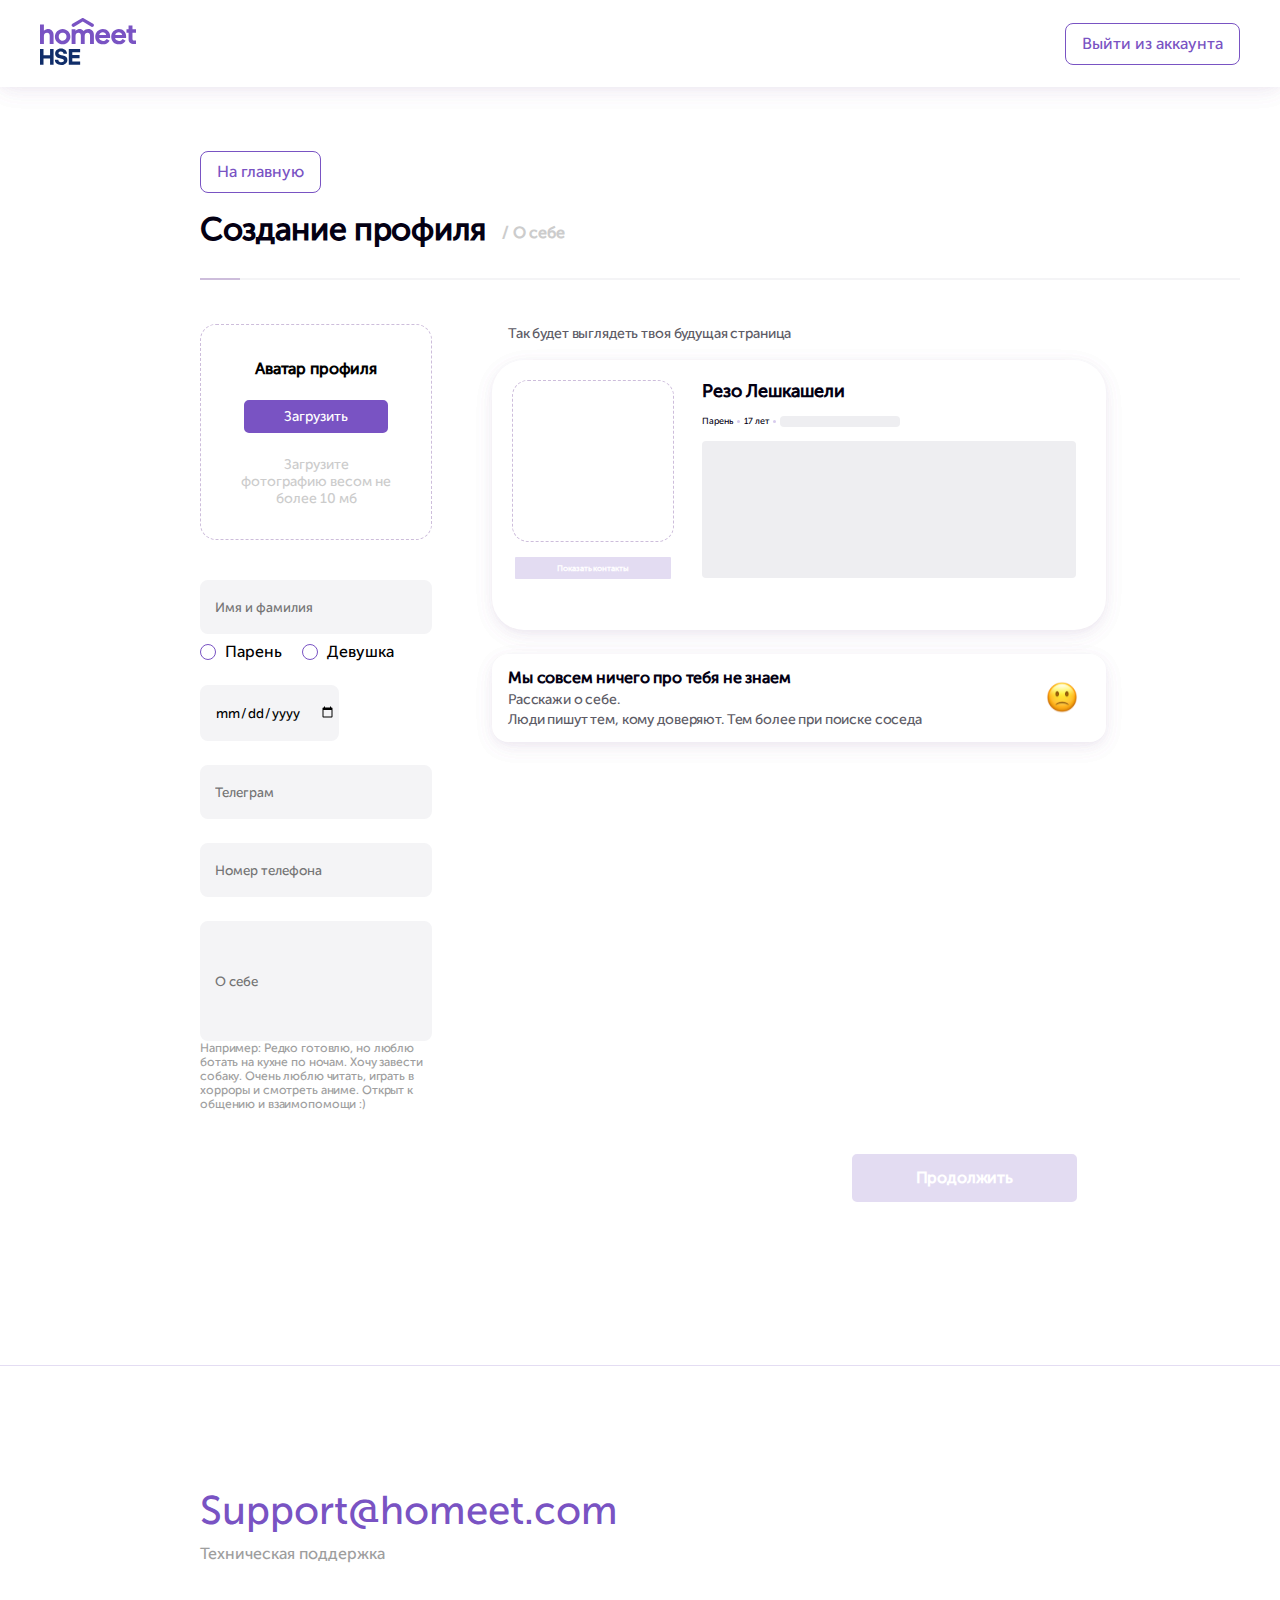
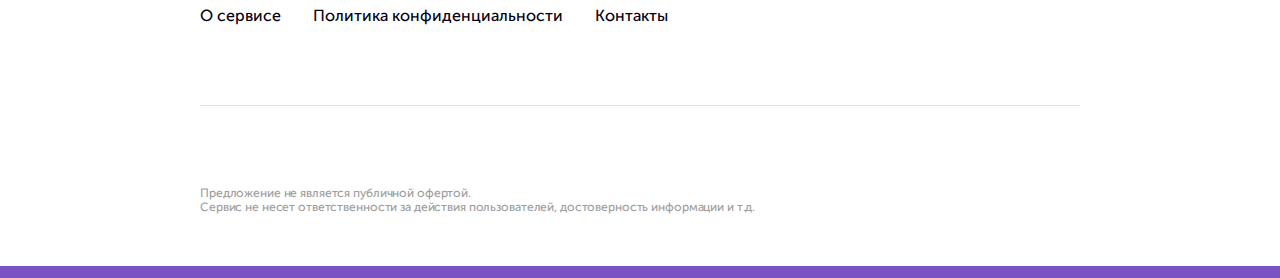
<file: WEB_REZRABOTKA/src/index.html>
<!DOCTYPE html>
<html lang="ru">
<head>
    <meta charset="UTF-8">
    <meta name="viewport" content="width=device-width, initial-scale=1.0">
    <title>HW Page 1</title>
    <link rel="stylesheet" href="css/stanis.css">
</head>
<body>

    <header class="header">
        <div class="header_logo">
            <a href="/src/index.html">
                <img src="img/лого.svg" alt="logo">
            </a>
        </div>

        <button class="header_button1">Выйти из аккаунта</button>
    </header>

    <main class="main">
        <div class="regisration_header">
            <button class="header_button2">На главную</button>
            <div class="regisration_header_text_container">
                <p class="profil">Создание профиля</p>
                <p class="about_me"> / О себе</p>
            </div>
            <img src="img/progress bar.svg" alt="progress bar">
            
        </div>

        <div class="big_regisration_block">
            <div class="left_registration_block">

                <div class="upload_photo_block">
                    <div class="upload_button_block">
                        <p class="minizagolovok">Аватар профиля</p>
                        <button class="upload_button">Загрузить</button>
                    </div>
                    <p class="small_text">Загрузите фотографию весом не более 10 мб</p>
                </div>
                
                <div class="form">
                    <form>
                        <!-- <label for="name">Введите имя:</label> -->
                        <input class="form_line" name="name" id="name" type="text" placeholder="Имя и фамилия">
                        <div class="choose_gender">
                            <input class="gender" name="gender" id="man" type="radio" placeholder="textext">
                            <label class="label" for="man">Парень</label>
                            <input class="gender" name="gender" id="girl" type="radio" placeholder="textext">
                            <label for="girl">Девушка</label>
                        </div>
                        <input class="form_line_birthday" name="birthday" id="birthday" type="date" placeholder="Дата Рождения">
                        <input class="form_line" name="tg" id="tg" type="text" placeholder="Телеграм">
                        <input class="form_line" name="tel" id="tel" type="tel" placeholder="Номер телефона">
                        <input class="form_line_about_me" name="about_me" id="about_me" type="text" placeholder="О себе">
                        <p class="about_me_examle">Например: Редко готовлю, но люблю ботать на кухне по ночам. Хочу завести собаку. Очень люблю читать, играть в хорроры и смотреть аниме. Открыт к общению и взаимопомощи :)</p>
                    </form>
                </div>



            </div>

            <div class="right_registration_block">
                <div class="right_registration_block_zagolovok">
                <p class="standart_text">Так будет выглядеть твоя будущая страница</p>
                </div>

                <div class="user_information_block">
                    <div class="user_information_left_block">
                        <div class="profil_photo"></div>
                        <button class="show_contact_button">Показать контакты</button>
                    </div>
                    <div class="user_information_right_block">
                        <p class="name_user_information_right_block">Резо Лешкашели</p>
                        <div class="small_infa_user_information_right_block">
                            <p class="text1_text_small">Парень</p>
                            <img src="img/Ellipse 14.svg" alt="elipse">
                            <p class="text2_text_small">17 лет</p>
                            <img src="img/Ellipse 14.svg" alt="elipse">
                            <div class="empty_block"></div>
                        </div>
                        <div class="big_empty"></div>
                    </div>
                    
                </div>
                <div class="down_right_registration_block">
                    <div class="left_down_right_registration_block">
                        <p class="we_dont_know">Мы совсем ничего про тебя не знаем</p>
                        <p class="tell_about_you">Расскажи о себе.</p>
                        <p class="tell_about_you">Люди пишут тем, кому доверяют. Тем более при поиске соседа</p>
                    </div>
                    <div class="emoji_sad"><img src="img/emoji_sad.svg" alt="emoji"></div>
                    
                </div>
            </div>

        </div>
        <button class="next_button">Продолжить</button>
    </main>

    <footer>
        <div class="footer_line"></div>
        <div class="main_footer_block">
            <p class="email_footer">Support@homeet.com</p>
            <p class="tech_support">Техническая поддержка</p>
            <div class="footer_menu">
                <p class="footer_menu_text">О сервисе</p>
                <p class="footer_menu_text">Политика конфиденциальности</p>
                <p class="footer_menu_text">Контакты</p>
            </div>
            <div class="footer_line_2"></div>
            <div class="footer_text_last">
                <div>
                    <p class="about_me_examle">Предложение не является публичной офертой.</p>
                    <p class="about_me_examle">Сервис не несет ответственности за действия пользователей, достоверность информации и т.д.</p>
                </div>
                <!-- <p class="about_me_example">Сделано в бвср</p> -->
            </div>
        </div>
        <div class="footer_line_3"></div>
    </footer>
</body>
</html>
</file>
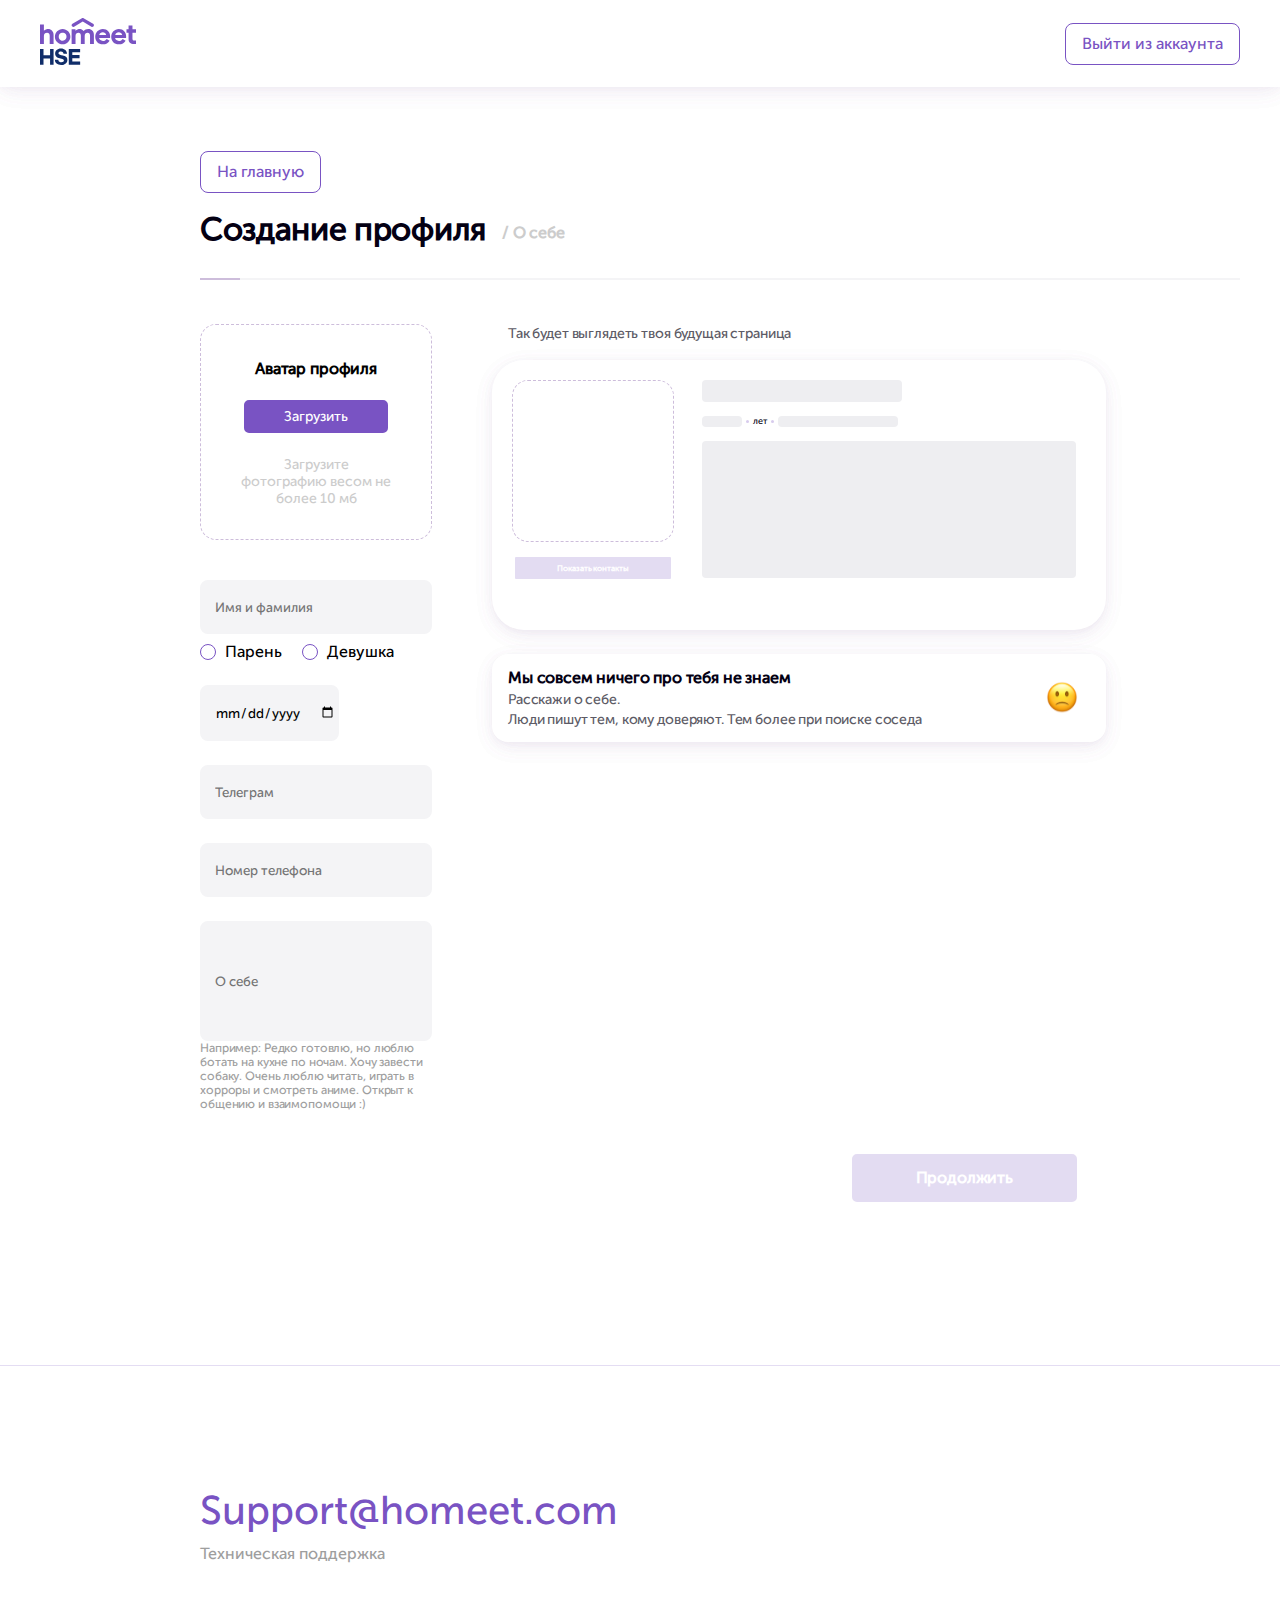
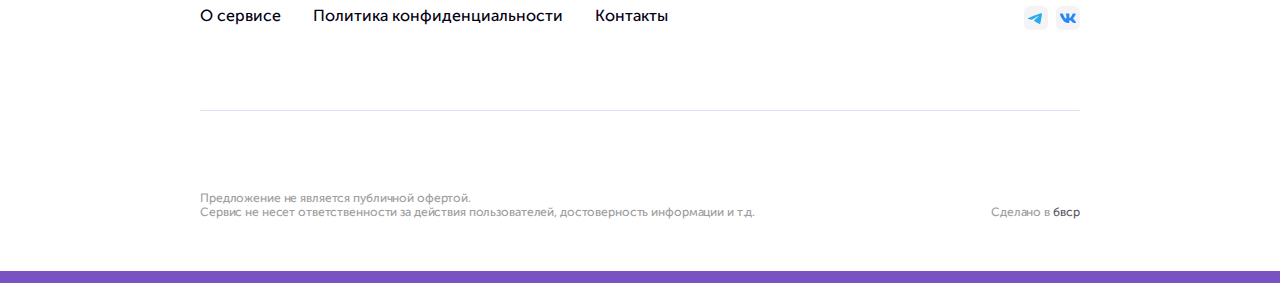
<file: WEB_REZRABOTKA/src/page1.html>
<!DOCTYPE html>
<html lang="ru">
<head>
    <meta charset="UTF-8">
    <meta name="viewport" content="width=device-width, initial-scale=1.0">
    <title>HW Page 1</title>
    <link rel="stylesheet" href="css/stanis.css">
    <link rel="stylesheet" href="css/styleforjs.css">
</head>
<body>

    <header class="header">
        <div class="header_logo">
            <a href="/src/page1.html">
                <img src="img/лого.svg" alt="logo">
            </a>
        </div>

        <button class="header_button1">Выйти из аккаунта</button>
    </header>

    <main class="main">
        <div class="regisration_header">
            <button class="header_button2">На главную</button>
            <div class="regisration_header_text_container">
                <p class="profil">Создание профиля</p>
                <p class="about_me"> / О себе</p>
            </div>
            <img src="img/progress bar.svg" alt="progress bar">
            
        </div>

        <div class="big_regisration_block">
            <div class="left_registration_block">
                <div class="form">
                    <form class="registration_form" id="registration_form" action="" nonvalidate>
                        <div class="upload_photo_block">
                            <div class="upload_button_block">
                                <p class="minizagolovok">Аватар профиля</p>
                                <input class="upload_button" type="button" value="Загрузить" />
                            </div>
                            <p class="small_text">Загрузите фотографию весом не более 10 мб</p>
                        </div>
                        <input class="form_line" name="name" id="name" type="text" placeholder="Имя и фамилия">
                        <p class="must" id="nameempty"></p>
                        <div class="choose_gender">
                            <input class="gender" name="gender" id="man" type="radio" placeholder="textext" value="Парень">
                            <label class="label" for="man">Парень</label>
                            <input class="gender" name="gender" id="girl" type="radio" placeholder="textext" value="Девушка">
                            <label for="girl">Девушка</label>
                        </div>
                        <input class="form_line_birthday" name="birthday" id="birthday" type="date" placeholder="Дата Рождения">
                        <p class="must" id="birthdayempty"></p>
                        <input class="form_line" name="tg" id="tg" type="text" placeholder="Телеграм">
                        <p class="must" id="tgempty"></p>
                        <input class="form_line" name="tel" id="tel" type="tel" placeholder="Номер телефона">
                        <p class="must" id="telempty"></p>
                        <input class="form_line_about_me" name="about_me" id="about_me" type="text" placeholder="О себе">
                        <p class="must" id="about_meempty"></p>
                        <p class="about_me_examle">Например: Редко готовлю, но люблю ботать на кухне по ночам. Хочу завести собаку. Очень люблю читать, играть в хорроры и смотреть аниме. Открыт к общению и взаимопомощи :)</p>
                        <!-- <button type="submit">Продолжить</button> -->
                    </form>
                </div>



            </div>

            <div class="right_registration_block">
                <div class="right_registration_block_zagolovok">
                <p class="standart_text">Так будет выглядеть твоя будущая страница</p>
                </div>

                <div class="user_information_block">
                    <div class="user_information_left_block">
                        <div class="profil_photo"></div>
                        <button class="show_contact_button">Показать контакты</button>
                    </div>
                    <div class="user_information_right_block">
                        <p class="name_user_information_right_block name_empty"></p>
                        <div class="small_infa_user_information_right_block">
                            <p class="text1_text_small gender_empty" id="user_gender"></p>
                            <img src="img/Ellipse 14.svg" alt="elipse">
                            <p class="text2_text_small">лет</p>
                            <img src="img/Ellipse 14.svg" alt="elipse">
                            <div class="empty_block"></div>
                        </div>
                        <div class="big_empty user_about_me_text" id="user_about_me"></div>
                    </div>
                    
                </div>
                <div class="down_right_registration_block">
                    <div class="left_down_right_registration_block">
                        <p class="we_dont_know">Мы совсем ничего про тебя не знаем</p>
                        <p class="tell_about_you">Расскажи о себе.</p>
                        <p class="tell_about_you">Люди пишут тем, кому доверяют. Тем более при поиске соседа</p>
                    </div>
                    <div class="emoji_sad"><img src="img/emoji_sad.svg" alt="emoji"></div>
                    
                </div>
            </div>
        </div>
        <!-- <button type="submit">Продолжить</button> -->
        <button type="submit" class="next_button" form="registration_form">Продолжить</button>
        <!-- <button class="next_button">Продолжить</button> -->

    </main>

    <footer>
        <div class="footer_line"></div>
        <div class="main_footer_block">
            <p class="email_footer">Support@homeet.com</p>
            <p class="tech_support">Техническая поддержка</p>
            <div class="footer_menu">
                <p class="footer_menu_text">О сервисе</p>
                <p class="footer_menu_text">Политика конфиденциальности</p>
                <p class="footer_menu_text">Контакты</p>
                <div class="social_media_button">
                    <img class="button_vk_tg" src="./img/tg.svg" alt="tg">
                    <img src="./img/vk.svg" alt="vk">
                </div>
            </div>
            <div class="footer_line_2"></div>
            <div class="footer_text_last">
                <div>
                    <p class="about_me_examle">Предложение не является публичной офертой.</p>
                    <p class="about_me_examle">Сервис не несет ответственности за действия пользователей, достоверность информации и т.д.</p>
                </div>
                <p class="made_in">Сделано в</p>
                <p class="bvsr"> бвср</p>
            </div>
        </div>
        <div class="footer_line_3"></div>
    </footer>
</body>
<script src="./js/script.js"></script>
</html>
</file>
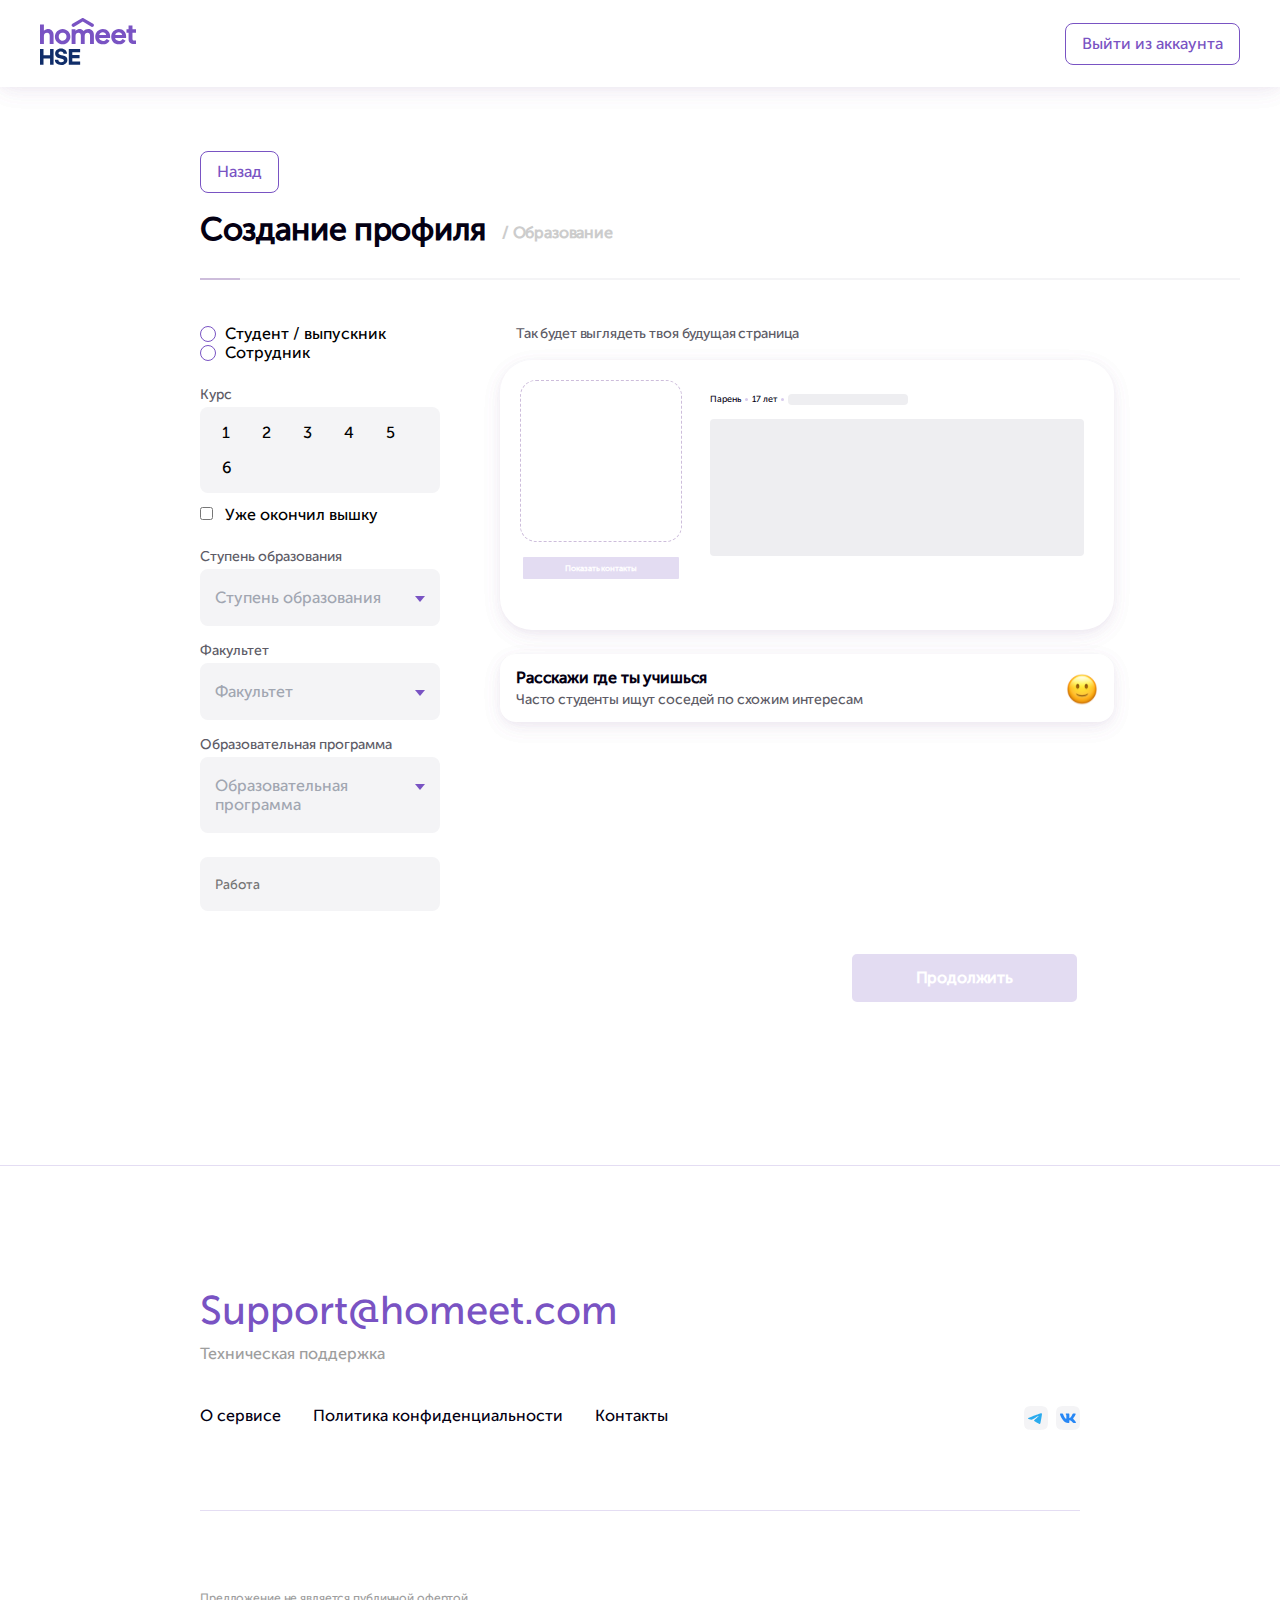
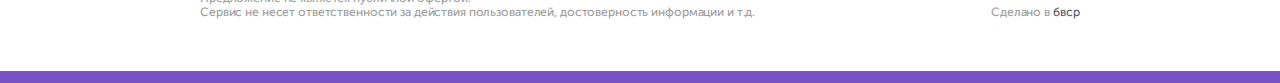
<file: WEB_REZRABOTKA/src/page2.html>
<!DOCTYPE html>
<html lang="ru">
<head>
    <meta charset="UTF-8">
    <meta name="viewport" content="width=device-width, initial-scale=1.0">
    <title>HW Page 2</title>
    <link rel="stylesheet" href="css/stanis.css">
    <link rel="stylesheet" href="css/styleforjs.css">
</head>
<body>
    <header class="header">
        <div class="header_logo">
            <a href="/src/page1.html">
                <img src="img/лого.svg" alt="logo">
            </a>
        </div>

        <button class="header_button1">Выйти из аккаунта</button>
    </header>

    <main class="main">
        <div class="regisration_header">
            <button class="header_button2">Назад</button>
            <div class="regisration_header_text_container">
                <p class="profil">Создание профиля</p>
                <p class="about_me"> / Образование</p>
            </div>
            <img src="img/progress bar.svg" alt="progress bar">
            
        </div>

        <div class="big_regisration_block">
            <div class="left_registration_block">

                <div class="student_or_teacher">
                    <input class="gender" name="student_or_teacher" id="student" type="radio" placeholder="textext">
                    <label class="label" for="student">Студент / выпускник</label>
                    <input class="gender" name="student_or_teacher" id="teacher" type="radio" placeholder="textext">
                    <label for="teacher">Сотрудник</label>
                </div>

                <div class="choose_course">
                    <p class="course_title">Курс</p>
                    <div class="form_radio_group">
                            <input id="course_1" type="radio" name="radio" value="1">
                            <label for="course_1">1</label>
                        
                        
                            <input id="course_2" type="radio" name="radio" value="2">
                            <label for="course_2">2</label>
                        
                        
                            <input id="course_3" type="radio" name="radio" value="3">
                            <label for="course_3">3</label>

                            <input id="course_4" type="radio" name="radio" value="4">
                            <label for="course_4">4</label>
                        
                            <input id="course_5" type="radio" name="radio" value="5">
                            <label for="course_5">5</label>

                            <input id="course_6" type="radio" name="radio" value="6">
                            <label for="course_6">6</label>
                    </div>
                    <br>
                    <div class="graduated_hse_checkbox">
                        <input name="graduated_hse" id="graduated_hse" type="checkbox" placeholder="textext">
                        <label class="graduated_hse" for="graduated_hse">Уже окончил вышку</label>
                    </div>
                </div>

                <p class="select_title">Ступень образования</p>
                <div class="dropdown">
                    <div class="select">
                        <span class="selected">Ступень образования</span>
                        <div class="caret"></div>
                    </div>
                    <ul class="menu">
                        <li>Бакалавриат</li>
                        <li>Специалитет</li>
                        <li>Магистратура</li>
                    </ul>
                </div>

                <p class="select_title">Факультет</p>
                <div class="dropdown">
                    <div class="select">
                        <span class="selected">Факультет</span>
                        <div class="caret"></div>
                    </div>
                    <ul class="menu">
                        <li>МИЭМ</li>
                        <li>МИЭФ</li>
                        <li>ФАКФИЗ</li>
                        <li>ФКН</li>
                    </ul>
                </div>

                <p class="select_title">Образовательная программа</p>
                <div class="dropdown">
                    <div class="select">
                        <span class="selected">Образовательная программа</span>
                        <div class="caret"></div>
                    </div>
                    <ul class="menu">
                        <li>ИТСС</li>
                        <li>ИВТ</li>
                        <li>ПМ</li>
                        <li>ПМИ</li>
                        <li>ПИ</li>
                        <li>ИБ</li>
                        <li>КБ</li>
                    </ul>
                </div>

                <input class="form_line" name="name" id="name" type="text" placeholder="Работа">

                <!-- <div class="dropdown">
                    <div class="select">
                        <span class="selected">Ступень образования</span>
                        <div class="caret"></div>
                    </div>
                    <ul class="menu">
                        <li>Бакалавриат</li>
                        <li>Специалитет</li>
                        <li>Магистратура</li>
                    </ul>
                </div> -->

                <!-- <div class="select_info_block">
                    <div class="dropdown_item">
                        <p class="selected_title">Ступень образования</p>
                        <div class="selected">
                            <p>Ступень образования</p>
                            <div class="caret"></div>
                        </div>
                        <ul class="dropdown_menu">
                            <li class="active">Бакалавриат</li>
                            <li>Специалитет</li>
                            <li>Магистратура</li>
                        </ul>
                    </div>

                    <div class="dropdown_item">
                        <p class="selected_title">Факультет</p>
                        <div class="selected">
                            <p>Факультет</p>
                            <div class="caret"></div>
                        </div>
                        <ul class="dropdown_menu">
                            <li class="active">МИЭМ</li>
                            <li>ФКН</li>
                            <li>МИЭФ</li>
                            <li>ФАКФИЗ</li>
                        </ul>
                    </div>

                    <div class="dropdown_item">
                        <p class="selected_title">Образовательная программа</p>
                        <div class="selected">
                            <p>Образовательная программа</p>
                            <div class="caret"></div>
                        </div>
                        <ul class="dropdown_menu">
                            <li>ИТСС</li>
                            <li>ИВТ</li>
                            <li>ИБ</li>
                            <li>ИВТ</li>
                        </ul>
                    </div>
                    <input class="form_line" name="about_me" id="about_me" type="text" placeholder="Работа">
                </div> -->

            </div>

            <div class="right_registration_block">
                <div class="right_registration_block_zagolovok">
                <p class="standart_text">Так будет выглядеть твоя будущая страница</p>
                </div>

                <div class="user_information_block">
                    <div class="user_information_left_block">
                        <div class="profil_photo"></div>
                        <button class="show_contact_button">Показать контакты</button>
                    </div>
                    <div class="user_information_right_block">
                        <p class="name_user_information_right_block">Резо Лешкашели</p>
                        <div class="small_infa_user_information_right_block">
                            <p class="text1_text_small">Парень</p>
                            <img src="img/Ellipse 14.svg" alt="elipse">
                            <p class="text2_text_small">17 лет</p>
                            <img src="img/Ellipse 14.svg" alt="elipse">
                            <div class="empty_block"></div>
                        </div>
                        <div class="big_empty"></div>
                    </div>
                    
                </div>
                <div class="down_right_registration_block">
                    <div class="left_down_right_registration_block">
                        <p class="we_dont_know">Расскажи где ты учишься</p>
                        <p class="tell_about_you">Часто студенты ищут соседей по схожим интересам</p>
                        <!-- <p class="tell_about_you">Люди пишут тем, кому доверяют. Тем более при поиске соседа</p> -->
                    </div>
                    <div class="emoji_smile"><img src="img/emoji_smile.svg" alt="emoji"></div>
                    
                </div>
            </div>

        </div>
        <button class="next_button">Продолжить</button>
    </main>

    <footer>
        <div class="footer_line"></div>
        <div class="main_footer_block">
            <p class="email_footer">Support@homeet.com</p>
            <p class="tech_support">Техническая поддержка</p>
            <div class="footer_menu">
                <p class="footer_menu_text">О сервисе</p>
                <p class="footer_menu_text">Политика конфиденциальности</p>
                <p class="footer_menu_text">Контакты</p>
                <div class="social_media_button">
                    <img class="button_vk_tg" src="./img/tg.svg" alt="tg">
                    <img src="./img/vk.svg" alt="vk">
                </div>
            </div>
            <div class="footer_line_2"></div>
            <div class="footer_text_last">
                <div>
                    <p class="about_me_examle">Предложение не является публичной офертой.</p>
                    <p class="about_me_examle">Сервис не несет ответственности за действия пользователей, достоверность информации и т.д.</p>
                </div>
                <p class="made_in">Сделано в</p>
                <p class="bvsr"> бвср</p>
            </div>
        </div>
        <div class="footer_line_3"></div>
    </footer>
    <script src="./js/script.js"></script>
</body>
</html>
</file>
<file: WEB_REZRABOTKA/src/css/stanis.css>
*{
    margin: 0;
    padding: 0;
    font-family: Museo Sans Cyrl;
    box-sizing: border-box
}
@font-face {
    font-family: Museo Sans Cyrl;
    src: url("../fonts/MuseoSansCyrl500.otf") format(truetype);
}

.header {
    background: #FFF;
    box-shadow: 0px 1.13351px 4.29362px 0px rgba(133, 94, 152, 0.03), 0px 2.86674px 10.85888px 0px rgba(133, 94, 152, 0.04), 0px 5.84789px 22.15109px 0px rgba(133, 94, 152, 0.05), 0px 5.84789px 22.15109px 0px rgba(133, 94, 152, 0.05);
    display: flex;
    /* width: 100%; */
    padding: 20px 40px;
    justify-content: space-between;
    align-items: center;
}

.header_logo {
    display: flex;
    width: 96px;
    height: 47px;
    justify-content: center;
    align-items: center;
}

.header_button1 {
    display: flex;
    padding: 8px 16px;
    justify-content: center;
    align-items: center;
    /* gap: 8px; */

    border-radius: 8px;
    border: 1.5px solid var(--7953-c-3-purple-main, #7953C3);
    background: var(--ffffff-white-main, #FFF);

    color: var(--7953-c-3-purple-main, #7953C3);

    /* !!! почему-то шрифт не поменялся */
    font-family: "Museo Sans Cyrl";
    font-size: 16px;
    font-style: normal;
    font-weight: 400; 
    line-height: 24px;
}

.header_button2 {
    display: flex;
    padding: 8px 16px;
    justify-content: center;
    align-items: center;
    /* gap: 8px; */

    border-radius: 8px;
    border: 1.5px solid var(--7953-c-3-purple-main, #7953C3);
    background: var(--ffffff-white-main, #FFF);

    color: var(--7953-c-3-purple-main, #7953C3);

    /* !!! почему-то шрифт не поменялся */
    font-family: "Museo Sans Cyrl";
    font-size: 16px;
    font-style: normal;
    font-weight: 400; 
    line-height: 24px;
    margin-bottom: 16px;
}

.main {
    margin-top: 64px;
    margin-left: 200px;
    margin-right: 200px;
}

/* .text_1 {
    margin_top: 16px;
} */

.regisration_header {
    /* margin-bottom: 40px; */
}

.regisration_header_text_container{
    display: flex;
    margin-bottom: 16px;
}

.profil {
    color: var(--040013-black-main, #040013);
    /* H3 */
    font-family: Museo Sans Cyrl;
    font-size: 32px;
    font-style: normal;
    font-weight: 600;
    line-height: 40px; /* 125% */
    letter-spacing: -0.32px;

    margin-right: 16px;
}

.about_me {
    padding-top: 12px;

    color: #CCC;
    /* P bold */
    font-family: Museo Sans Cyrl;
    font-size: 16px;
    font-style: normal;
    font-weight: 600;
    line-height: 24px; /* 150% */
    letter-spacing: -0.16px;
}

.big_regisration_block {
    padding-top: 40px;
    display: flex;
    margin-bottom: 40px;
}

.left_registration_block{
    margin-right: 60px;
    width: 35%;
}

.upload_photo_block {
    padding: 32px 40px 32px 40px;
    border-radius: 16px;
    border: 1px dashed var(--d-9-d-1-e-0-stroke, #CDBDDB);
    margin-bottom: 40px;
}

.minizagolovok{
    color: var(--000-black, #000);
    text-align: center;

    /* P bold */
    font-family: Museo Sans Cyrl;
    font-size: 16px;
    font-style: normal;
    font-weight: 600;
    line-height: 24px; /* 150% */
    letter-spacing: -0.16px;

    margin-bottom: 16px;
    }

.upload_button_block {
    margin-bottom: 20px;
}

.upload_button {
    margin: 0 auto;
    display: block;
    padding: 8px 40px;
    justify-content: center;
    align-items: center;

    border-radius: 8px;
    background: var(--7953-c-3-purple-main, #7953C3);

    color: var(--ffffff-white-main, #FFF);

    /* Small */
    font-family: Museo Sans Cyrl;
    font-size: 14px;
    font-style: normal;
    border: solid;

}

.small_text {
    color: #CCC;
    text-align: center;

    /* Small */
    font-family: Museo Sans Cyrl;
    font-size: 14px;
    font-style: normal;

}

.form{
    width: 100%;
}

.form_line {
    display: flex;
    padding: 16px 12px;
    width: 100%;
    position: left;
    border-radius: 8px;
    /* border-width: 10px; */
    border: solid;
    border-color: #F4F4F6;
    background: #F4F4F6;
    margin-top: 24px;
}

.form_line_birthday {
    display: flex;
    padding: 16px 12px;
    width: 60%;
    position: left;
    border-radius: 8px;
    /* border-width: 10px; */
    border: solid;
    border-color: #F4F4F6;
    background: #F4F4F6;
    margin-top: 24px;
}

.form_line_about_me {
    display: flex;
    padding: 16px 12px;
    width: 100%;
    position: left;
    border-radius: 8px;
    /* border-width: 10px; */
    border: solid;
    border-color: #F4F4F6;
    background: #F4F4F6;
    margin-top: 24px;
    height: 120px;
}
/* СТИЛИЗУЕМ РАДИО КНОПКИ */
.choose_gender {
    margin-top: 8px;
}

.choose_gender input[type=radio] {
	display: none;
}

.choose_gender label {
	display: inline-block;
	cursor: pointer;
	position: relative;
	padding-left: 25px;
	line-height: 18px;
}
.choose_gender label:before {
	content: "";
	display: inline-block;
	width: 17px;
	height: 16px;
	position: absolute;
	left: 0;
	bottom: 1px;
	background: url(../img/radio_empty.svg) 0 0 no-repeat;
}
 
/* Checked */
.choose_gender input[type=radio]:checked + label:before {
	background: url(../img/radio.svg) 0 0 no-repeat;
}

/* СТИЛИЗУЕМ РАДИО КНОПКИ (КОНЕЦ) */

.label {
    margin-right: 16px;
}

.about_me_examle {
    color: #9E9E9E;
    font-family: Museo Sans Cyrl;
    font-size: 12px;
    font-style: normal;
    font-weight: 400;
    line-height: 14px; /* 116.667% */
    letter-spacing: -0.12px;
}

.standart_text {
    color: var(--5-d-5-b-66-secondary-black, #5D5B66);
    /* Small */
    font-family: Museo Sans Cyrl;
    font-size: 14px;
    font-style: normal;
    font-weight: 400;
    line-height: 20px; /* 142.857% */
    letter-spacing: -0.14px;
}

.right_registration_block_zagolovok {
    /* display: flex; */
    margin-left: 16px;
    margin-bottom: 16px;
}

.user_information_block {
    display: flex;
    width: 614px;
    padding: 20px;
    /* justify-content: center; */
    align-items: flex-start;
    gap: 28px;

    border-radius: 32px;
    background: var(--ffffff-white-main, #FFF);

    /* Default multiple shadows */
    box-shadow: 0px 1.13351px 4.29362px 0px rgba(133, 94, 152, 0.03), 0px 2.86674px 10.85888px 0px rgba(133, 94, 152, 0.04), 0px 5.84789px 22.15109px 0px rgba(133, 94, 152, 0.05), 0px 5.84789px 22.15109px 0px rgba(133, 94, 152, 0.05);
}
.user_information_left_block {
    margin-bottom: 28px;
    /* margin-right: 28px; */
}

.profil_photo {
    padding: 80px 80px;
    border-radius: 16px;
    border: 1px dashed var(--d-9-d-1-e-0-stroke, #CDBDDB);
}

.show_contact_button {
    display: flex;
    padding: 6px 12px;
    justify-content: center;
    align-items: center;
    align-self: stretch;

    border-radius: 4px;
    opacity: 0.2;
    background: var(--7953-c-3-purple-main, #7953C3);
    border: solid;

    color: var(--ffffff-white-main, #FFF);
    font-family: Museo Sans Cyrl;
    font-size: 8px;
    font-style: normal;
    font-weight: 600;
    line-height: 10px; /* 125% */
    letter-spacing: -0.08px;
    width: 100%;
    margin-top: 12px;
    /* margin-bottom: ; */
}

.user_information_right_block{

}

.name_user_information_right_block{
    color: var(--040013-black-main, #040013);
    font-family: Museo Sans Cyrl;
    font-size: 18px;
    font-style: normal;
    font-weight: 600;
    line-height: 22px; /* 122.222% */
}

.small_infa_user_information_right_block {
    display: flex;
    margin-top: 14px;
}

.text1_text_small {
    margin-right: 4px;
    color: var(--040013-black-main, #040013);
    font-family: Museo Sans Cyrl;
    font-size: 9px;
    font-style: normal;
    font-weight: 400;
    line-height: 11px; /* 122.222% */
}

.text2_text_small {
    margin-right: 4px;
    margin-left: 4px;
    color: var(--040013-black-main, #040013);
    font-family: Museo Sans Cyrl;
    font-size: 9px;
    font-style: normal;
    font-weight: 400;
    line-height: 11px; /* 122.222% */

}

.empty_block {
    margin-left: 4px;
    width: 120px;
    height: 11px;
    border-radius: 4px;
    background: var(--eeeef-1-filter-hover, #EEEEF1);
}

.big_empty {
    margin-top: 14px;
    width: 374px;
    height: 137px;
    border-radius: 4px;
    background: var(--eeeef-1-filter-hover, #EEEEF1);
}

.user_about_me_text {
    margin-top: 14px;
    font-size: 12px;
}

.we_dont_know {
    color: var(--040013-black-main, #040013);

    /* P bold */
    font-family: Museo Sans Cyrl;
    font-size: 16px;
    font-style: normal;
    font-weight: 600;
    line-height: 24px; /* 150% */
    letter-spacing: -0.16px;
}

.tell_about_you{
    color: var(--5-d-5-b-66-secondary-black, #5D5B66);

    /* Small */
    font-family: Museo Sans Cyrl;
    font-size: 14px;
    font-style: normal;
    font-weight: 400;
    line-height: 20px; /* 142.857% */
    letter-spacing: -0.14px;
}

.emoji_sad {
    padding-top: 15px;
    padding-left: 120px;
}

.down_right_registration_block {
    display: flex;
    padding: 12px 16px;
    margin-top: 24px;
    align-items: flex-start;
    gap: 4px;
    align-self: stretch;
    border-radius: 16px;
    background: var(--ffffff-white-main, #FFF);

    /* Default multiple shadows */
    box-shadow: 0px 1.13351px 4.29362px 0px rgba(133, 94, 152, 0.03), 0px 2.86674px 10.85888px 0px rgba(133, 94, 152, 0.04), 0px 5.84789px 22.15109px 0px rgba(133, 94, 152, 0.05), 0px 5.84789px 22.15109px 0px rgba(133, 94, 152, 0.05);
}

.next_button {
    display: flex;
    border: solid;
    padding: 12px 64px;
    justify-content: flex-end;
    align-items: center;
    margin-left: auto;
    margin-bottom: 160px;
    border-radius: 8px;
    opacity: 0.2;
    background: var(--7953-c-3-purple-main, #7953C3);

    color: var(--ffffff-white-main, #FFF);

    /* P bold */
    font-family: Museo Sans Cyrl;
    font-size: 16px;
    font-style: normal;
    font-weight: 600;
    line-height: 24px; /* 150% */
    letter-spacing: -0.16px;
}

.footer {

}

.footer_line {
    width: 100%;
    height: 1px;
    opacity: 0.2;
    background: #7953C3;
}


.main_footer_block {
    padding-left: 200px;
    padding-right: 200px;
    padding-top: 120px;
    padding-bottom: 52px;
}


.email_footer {
    color: var(--7953-c-3-purple-main, #7953C3);

    /* H2 */
    font-family: Museo Sans Cyrl;
    font-size: 40px;
    font-style: bold;
}

.tech_support {
    color: #9E9E9E;

    /* P paragraph */
    font-family: Museo Sans Cyrl;
    font-size: 16px;
    font-style: normal;
    font-weight: 400;
    line-height: 24px; /* 150% */
    margin-top: 8px;
    margin-bottom: 40px;
}

.footer_menu {
    display: flex;
}

.footer_menu_text {
    color: var(--040013-black-main, #040013);

    /* P paragraph */
    font-family: Museo Sans Cyrl;
    font-size: 16px;
    font-style: normal;
    margin-right: 32px;
}

.social_media_button {
    display: flex;
    margin-left: auto;
}

.button_vk_tg {
    margin-right: 8px;
}

.footer_line_2 {
    width: 100%;
    height: 1px;
    opacity: 0.2;
    background: #7953C3;
    margin-top: 80px;
    margin-bottom: 80px;
}

.footer_formal_text {
    color: var(--, #AAA);

    /* Small */
    font-family: Museo Sans Cyrl;
    font-size: 12px;
}

.footer_text_last {
    display: flex;
}

.made_in {
    margin-left: auto;
    margin-top: auto;
    color: #9E9E9E;
    font-family: Museo Sans Cyrl;
    font-size: 12px;
    font-style: normal;
    font-weight: 400;
    line-height: 14px; /* 116.667% */
    letter-spacing: -0.12px;
}

.bvsr {
    margin-top: auto;
    margin-left: 3.5px;
    color: #5D5B66;
    font-family: Museo Sans Cyrl;
    font-size: 12px;
    font-style: normal;
    font-weight: 400;
    line-height: 14px; /* 116.667% */
    letter-spacing: -0.12px;
}

.footer_line_3 {
    height: 12px;
    align-self: stretch;
    background: var(--7953-c-3-purple-main, #7953C3);
}

/* SECOND PAGE SECOND PAGE SECOND PAGE SECOND PAGE SECOND PAGE SECOND PAGE*/

.student_or_teacher {
    margin-bottom: 24px;
}

/* СТИЛИЗУЕМ РАДИО КНОПКИ */
.student_or_teacher input[type=radio] {
	display: none;
}

.student_or_teacher label {
	display: inline-block;
	cursor: pointer;
	position: relative;
	padding-left: 25px;
	line-height: 18px;
}
.student_or_teacher label:before {
	content: "";
	display: inline-block;
	width: 17px;
	height: 16px;
	position: absolute;
	left: 0;
	bottom: 1px;
	background: url(../img/radio_empty.svg) 0 0 no-repeat;
}
 
/* Checked */
.student_or_teacher input[type=radio]:checked + label:before {
	background: url(../img/radio.svg) 0 0 no-repeat;
}

/* СТИЛИЗУЕМ РАДИО КНОПКИ (КОНЕЦ) */

.course_title {
    color: var(--5-d-5-b-66-secondary-black, #5D5B66);
    /* Small */
    font-family: Museo Sans Cyrl;
    font-size: 14px;
    font-style: normal;
    margin-bottom: 4px;
}

.emoji_smile {
    margin-top: auto;
    margin-left: auto;
}

/* _______________________ */

.form_radio_group {
	display: inline-block;
	overflow: hidden;
    background-color: #F4F4F6;
    border-radius: 8px;
    padding: 8px;
    border: 8px;
    margin-bottom: 8px;
}

.form_radio_group input[type=radio] {
	display: none;
}

.form_radio_group label {
	display: inline-block;
	cursor: pointer;
    border-radius: 8px;
	padding: 8px 14px 8px 14px;
}

.form_radio_group input[type=radio]:checked + label {
	background: #7953C3;
    color: #FFF;
}

.graduated_hse {
    margin-left: 8px;
}

.graduated_hse_checkbox {
    margin-bottom: 24px;
}

.select_title {
    color: var(--5-d-5-b-66-secondary-black, #5D5B66);
    font-size: 14px;
    font-style: normal;
    margin-bottom: 4px;
}
</file>
<file: WEB_REZRABOTKA/src/css/styleforjs.css>
*{
    margin: 0;
    padding: 0;
    font-family: Museo Sans Cyrl;
    box-sizing: border-box
}
@font-face {
    font-family: Museo Sans Cyrl;
    src: url("../fonts/MuseoSansCyrl500.otf") format(truetype);
}

.error {
    border-color: #f00;
    background: rgba(255, 0, 0, 0.05);
}

.must {
    display: flex;
    justify-content: right;
    font-size: 14px;
    font-style: normal;
    color: #f00;
}

.name_empty {
    width: 200px;
    height: 22px;
    border-radius: 4px;
    background: var(--eeeef-1-filter-hover, #EEEEF1);
}

.gender_empty {
    width: 40px;
    height: 11px;
    border-radius: 4px;
    background: var(--eeeef-1-filter-hover, #EEEEF1);
}

























.dropdown { 
    min-width: 15em;
    position: relative;
    
    /* margin: 2em; */
    
}

.select {
    display: flex;
    padding: 16px 12px;
    width: 100%;
    position: left;
    border-radius: 8px;
    border: solid;
    border-color: #F4F4F6;
    background: #F4F4F6;
    cursor: pointer;
    margin-bottom: 16px;
    color: #A1A6B1;
}

.select-clicked {
    /*  */
}

.select:hover {
    /*  */
}

.caret {
    margin-left: auto;
    margin-top: 8px;
    width: 0;
    height: 0;
    border-left: 5px solid transparent;
    border-right: 5px solid transparent;
    border-top: 6px solid #7953C3;
    transition: 0.3s;
}

.caret-rotate {
    transform: rotate(180deg);
}

.menu {
    margin-top: 12px;
    list-style: none;
    background: var(--ffffff-white-main, #FFF);
    box-shadow: 0px 1.13351px 4.29362px 0px rgba(133, 94, 152, 0.03), 0px 2.86674px 10.85888px 0px rgba(133, 94, 152, 0.04), 0px 5.84789px 22.15109px 0px rgba(133, 94, 152, 0.05), 0px 5.84789px 22.15109px 0px rgba(133, 94, 152, 0.05);
    border-radius: 0.5em;
    position: absolute;
    top: 3em;
    left: 50%;
    width: 100%;
    transform: translateX(-50%);
    opacity: 0;
    display: none;
    transition: 0.2s;
    z-index: 1;
}

.menu li {
    padding: 0.7em 0.5em;
    padding: 16px 12px;
    border-radius: 0.5em;
    cursor: pointer;
}

.menu li:hover {
    background: #F4F4F6;
}

.active {
    background: #F4F4F6;
}

.menu-open {
    display: block;
    opacity: 1;
}
</file>
